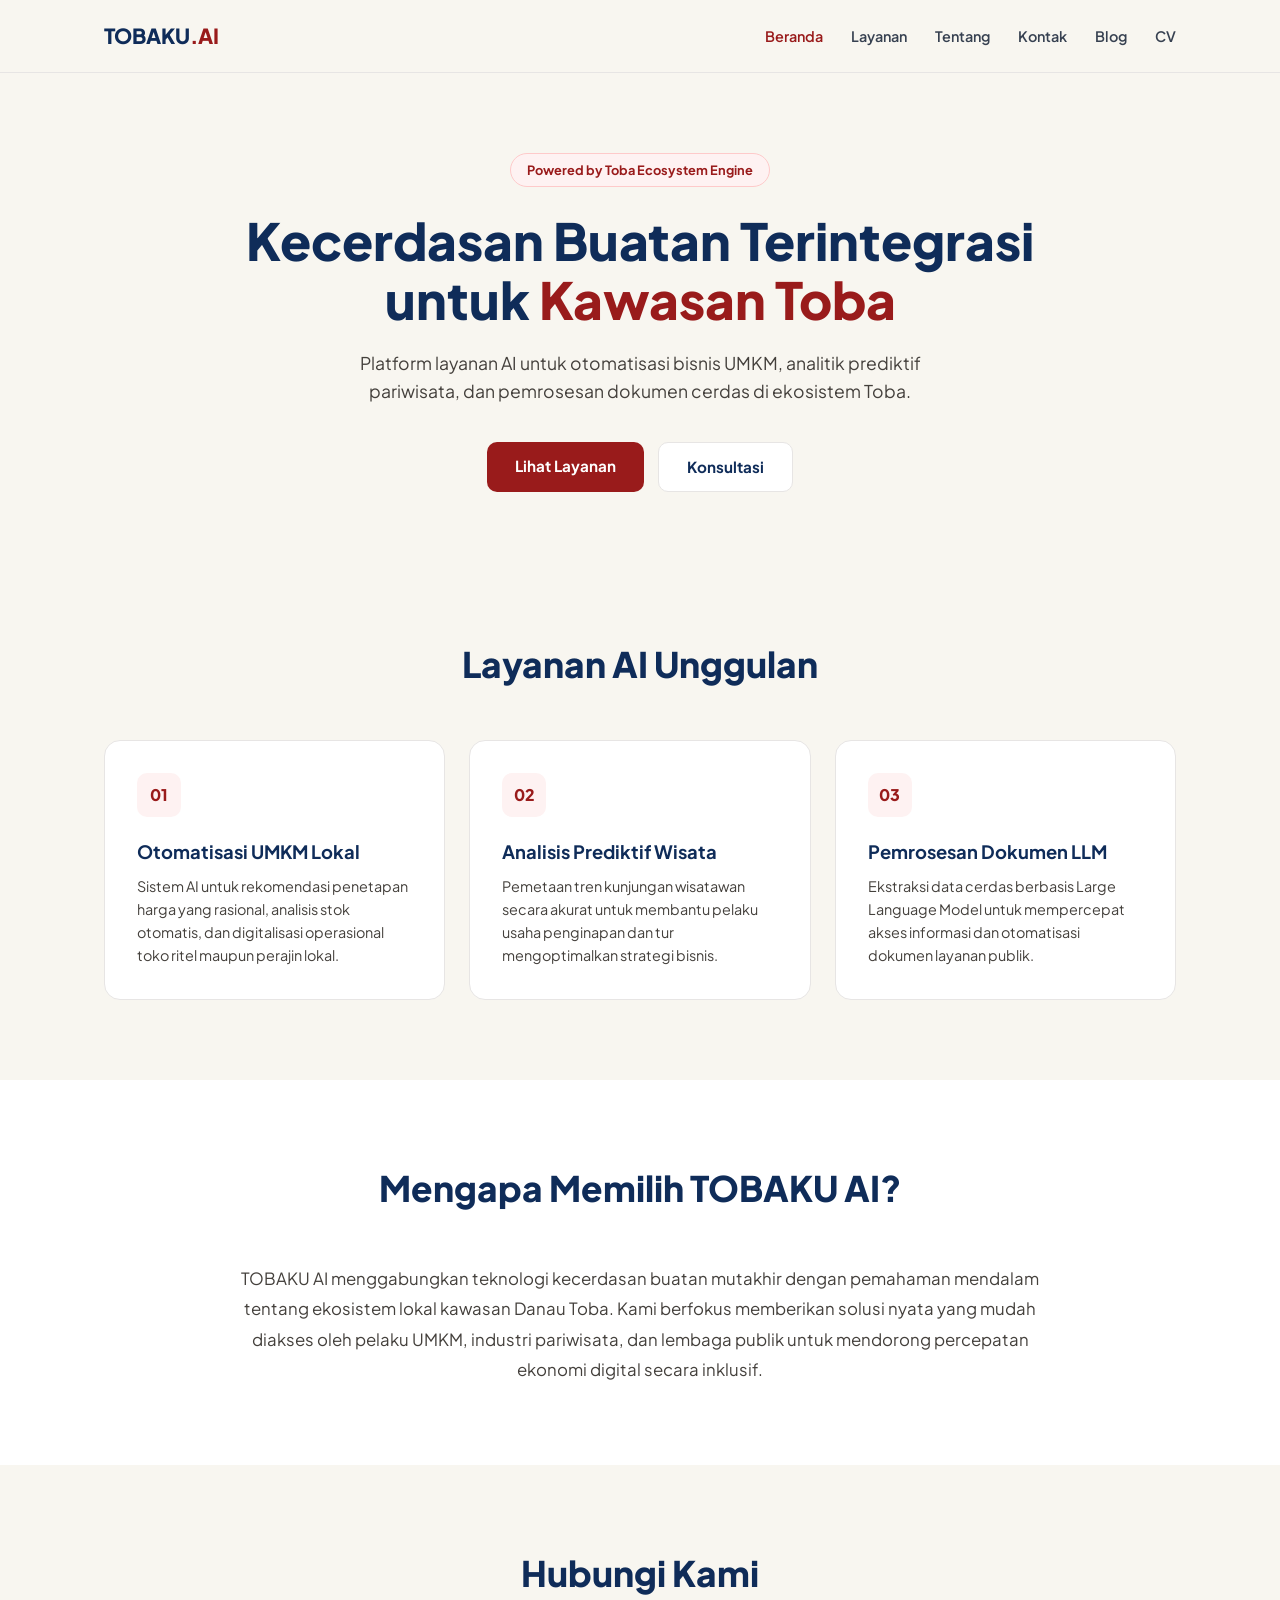
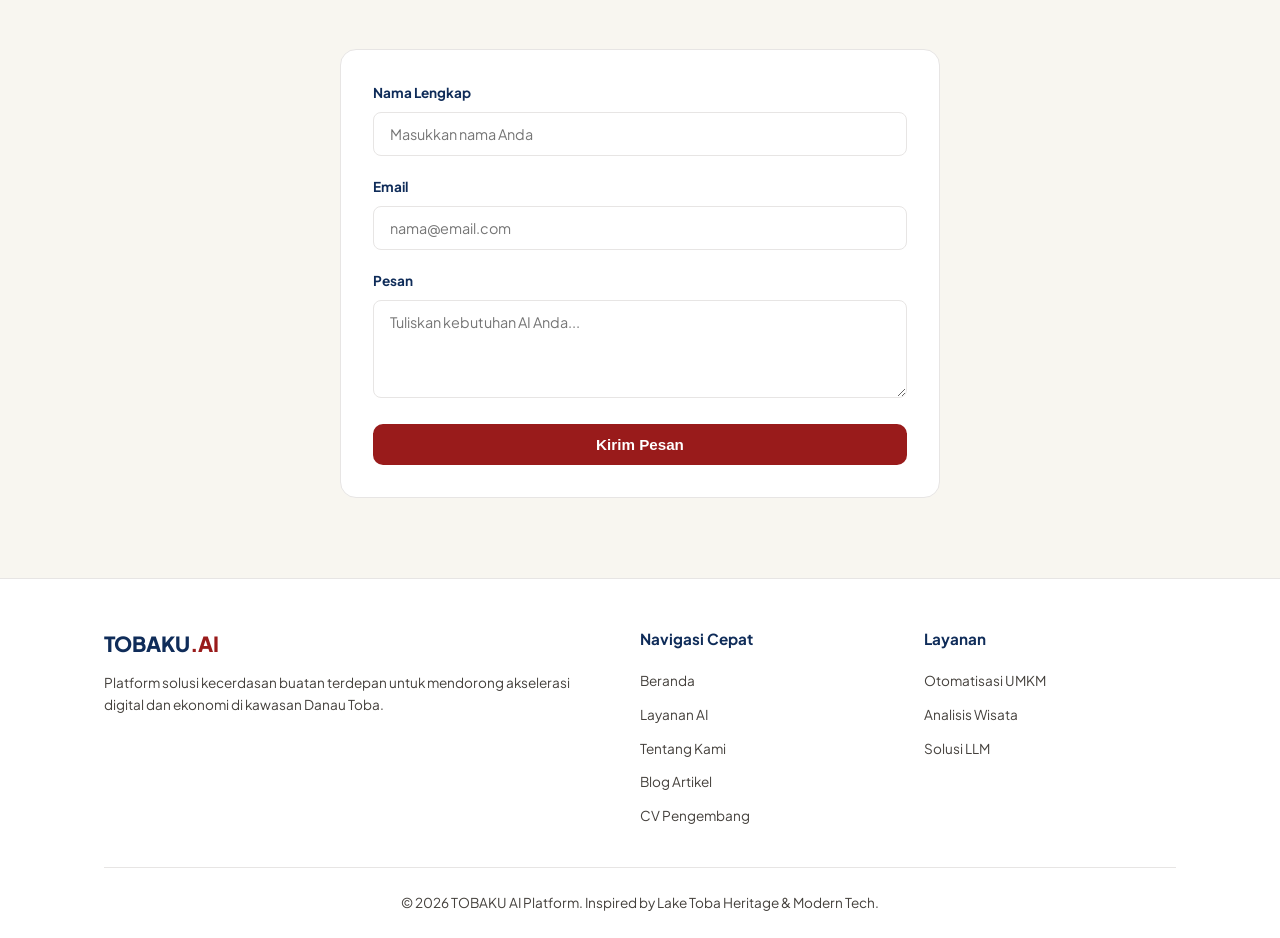
<file: index.html>
<!DOCTYPE html>
<html lang="id">
<head>
  <meta charset="UTF-8">
  <meta name="viewport" content="width=device-width, initial-scale=1.0">
  <title>TOBAKU AI | Layanan Kecerdasan Buatan Kawasan Toba</title>
  <link rel="stylesheet" href="assets/css/style.css">
</head>
<body>

  <!-- Navigasi Utama -->
  <header class="navbar">
    <div class="container">
      <div class="nav-container">
        <a href="index.html" class="logo">TOBAKU<span>.AI</span></a>
        
        <!-- Toggle Button untuk Mobile -->
        <button class="menu-toggle" id="menuToggle" aria-label="Toggle Menu">☰</button>

        <nav>
          <ul class="nav-links" id="navLinks">
            <li><a href="index.html" class="active">Beranda</a></li>
            <li><a href="#layanan">Layanan</a></li>
            <li><a href="#tentang">Tentang</a></li>
            <li><a href="#kontak">Kontak</a></li>
            <li><a href="blog.html">Blog</a></li>
            <li><a href="cv.html">CV</a></li>
          </ul>
        </nav>
      </div>
    </div>
  </header>

  <main>
    <!-- Section Hero -->
    <section class="hero">
      <div class="container">
        <span class="badge-saas">Powered by Toba Ecosystem Engine</span>
        <h1>Kecerdasan Buatan Terintegrasi untuk <span>Kawasan Toba</span></h1>
        <p>Platform layanan AI untuk otomatisasi bisnis UMKM, analitik prediktif pariwisata, dan pemrosesan dokumen cerdas di ekosistem Toba.</p>
        
        <div class="btn-group">
          <a href="#layanan" class="btn-primary">Lihat Layanan</a>
          <a href="#kontak" class="btn-secondary">Konsultasi</a>
        </div>
      </div>
    </section>

    <!-- Section Layanan -->
    <section class="section" id="layanan">
      <div class="container">
        <div class="section-title">
          <h2>Layanan AI Unggulan</h2>
        </div>

        <div class="grid-3">
          <article class="card">
            <div class="card-num">01</div>
            <h3>Otomatisasi UMKM Lokal</h3>
            <p>Sistem AI untuk rekomendasi penetapan harga yang rasional, analisis stok otomatis, dan digitalisasi operasional toko ritel maupun perajin lokal.</p>
          </article>

          <article class="card">
            <div class="card-num">02</div>
            <h3>Analisis Prediktif Wisata</h3>
            <p>Pemetaan tren kunjungan wisatawan secara akurat untuk membantu pelaku usaha penginapan dan tur mengoptimalkan strategi bisnis.</p>
          </article>

          <article class="card">
            <div class="card-num">03</div>
            <h3>Pemrosesan Dokumen LLM</h3>
            <p>Ekstraksi data cerdas berbasis Large Language Model untuk mempercepat akses informasi dan otomatisasi dokumen layanan publik.</p>
          </article>
        </div>
      </div>
    </section>

    <!-- Section Tentang -->
    <section class="section bg-white-surface" id="tentang">
      <div class="container">
        <div class="section-title">
          <h2>Mengapa Memilih TOBAKU AI?</h2>
        </div>
        <p class="about-text">
          TOBAKU AI menggabungkan teknologi kecerdasan buatan mutakhir dengan pemahaman mendalam tentang ekosistem lokal kawasan Danau Toba. Kami berfokus memberikan solusi nyata yang mudah diakses oleh pelaku UMKM, industri pariwisata, dan lembaga publik untuk mendorong percepatan ekonomi digital secara inklusif.
        </p>
      </div>
    </section>

    <!-- Section Kontak -->
    <section class="section" id="kontak">
      <div class="container">
        <div class="section-title">
          <h2>Hubungi Kami</h2>
        </div>

        <form class="contact-form" onsubmit="alert('Pesan berhasil dikirim!'); return false;">
          <div class="form-group">
            <label for="nama">Nama Lengkap</label>
            <input type="text" id="nama" class="form-control" placeholder="Masukkan nama Anda" required>
          </div>
          <div class="form-group">
            <label for="email">Email</label>
            <input type="email" id="email" class="form-control" placeholder="nama@email.com" required>
          </div>
          <div class="form-group">
            <label for="pesan">Pesan</label>
            <textarea id="pesan" class="form-control" rows="4" placeholder="Tuliskan kebutuhan AI Anda..." required></textarea>
          </div>
          <button type="submit" class="btn-primary btn-full">Kirim Pesan</button>
        </form>
      </div>
    </section>
  </main>

  <!-- Footer -->
  <footer>
    <div class="container">
      <div class="footer-grid">
        <div class="footer-brand">
          <a href="index.html" class="logo">TOBAKU<span>.AI</span></a>
          <p>Platform solusi kecerdasan buatan terdepan untuk mendorong akselerasi digital dan ekonomi di kawasan Danau Toba.</p>
        </div>
        <div class="footer-links">
          <h4>Navigasi Cepat</h4>
          <ul>
            <li><a href="index.html">Beranda</a></li>
            <li><a href="#layanan">Layanan AI</a></li>
            <li><a href="#tentang">Tentang Kami</a></li>
            <li><a href="blog.html">Blog Artikel</a></li>
            <li><a href="cv.html">CV Pengembang</a></li>
          </ul>
        </div>
        <div class="footer-links">
          <h4>Layanan</h4>
          <ul>
            <li><a href="#layanan">Otomatisasi UMKM</a></li>
            <li><a href="#layanan">Analisis Wisata</a></li>
            <li><a href="#layanan">Solusi LLM</a></li>
          </ul>
        </div>
      </div>
      <div class="footer-bottom">
        <p>&copy; 2026 TOBAKU AI Platform. Inspired by Lake Toba Heritage & Modern Tech.</p>
      </div>
    </div>
  </footer>

  <script>
    // Script Toggle Mobile Navigation
    const menuToggle = document.getElementById('menuToggle');
    const navLinks = document.getElementById('navLinks');

    menuToggle.addEventListener('click', () => {
      navLinks.classList.toggle('show');
    });
  </script>
</body>
</html>
</file>
<file: assets/css/style.css>
@import url('https://fonts.googleapis.com/css2?family=Plus+Jakarta+Sans:wght@400;500;600;700;800&display=swap');

:root {
  --bg-toba-warm: #f8f6f0;
  --surface-card: #ffffff;
  --toba-red: #991b1b;
  --toba-red-soft: #fef2f2;
  --toba-blue: #0f2c59;
  --text-dark: #1e1b18;
  --text-muted: #44403c;
  --border-color: #e7e5e4;
  --radius-pill: 999px;
  --radius-card: 16px;
}

* {
  margin: 0;
  padding: 0;
  box-sizing: border-box;
}

html {
  scroll-behavior: smooth;
}

body {
  font-family: 'Plus Jakarta Sans', sans-serif;
  background-color: var(--bg-toba-warm);
  color: var(--text-dark);
  line-height: 1.6;
}

.container {
  max-width: 1120px;
  margin: 0 auto;
  padding: 0 24px;
}

/* Navigasi Header */
.navbar {
  position: sticky;
  top: 0;
  background: rgba(248, 246, 240, 0.95);
  backdrop-filter: blur(12px);
  border-bottom: 1px solid var(--border-color);
  z-index: 100;
}

.nav-container {
  height: 72px;
  display: flex;
  justify-content: space-between;
  align-items: center;
  position: relative;
}

.logo {
  font-size: 1.3rem;
  font-weight: 800;
  color: var(--toba-blue);
  text-decoration: none;
}

.logo span {
  color: var(--toba-red);
}

.nav-links {
  display: flex;
  gap: 28px;
  list-style: none;
}

.nav-links a {
  text-decoration: none;
  color: #374151;
  font-weight: 600;
  font-size: 0.9rem;
  transition: color 0.2s;
}

.nav-links a:hover,
.nav-links a.active {
  color: var(--toba-red);
}

.menu-toggle {
  display: none;
  background: none;
  border: none;
  font-size: 1.5rem;
  cursor: pointer;
  color: var(--toba-blue);
}

/* Hero Section */
.hero {
  padding: 80px 0 64px;
  text-align: center;
}

.badge-saas {
  display: inline-flex;
  align-items: center;
  padding: 6px 16px;
  background: var(--toba-red-soft);
  border: 1px solid #fecaca;
  color: var(--toba-red);
  border-radius: var(--radius-pill);
  font-size: 0.8rem;
  font-weight: 700;
  margin-bottom: 24px;
}

.hero h1 {
  font-size: 3.2rem;
  font-weight: 800;
  line-height: 1.15;
  color: var(--toba-blue);
  max-width: 820px;
  margin: 0 auto 20px;
}

.hero h1 span {
  color: var(--toba-red);
}

.hero p {
  font-size: 1.1rem;
  color: var(--text-muted);
  max-width: 620px;
  margin: 0 auto 36px;
}

.btn-group {
  display: flex;
  gap: 14px;
  justify-content: center;
}

.btn-primary {
  padding: 12px 28px;
  background-color: var(--toba-red);
  color: #ffffff;
  text-decoration: none;
  font-weight: 700;
  border-radius: 10px;
  font-size: 0.95rem;
  transition: all 0.2s;
  border: none;
  cursor: pointer;
  display: inline-block;
  text-align: center;
}

.btn-primary:hover {
  background-color: #7f1d1d;
  transform: translateY(-2px);
}

.btn-full {
  width: 100%;
}

.btn-secondary {
  padding: 12px 28px;
  background-color: var(--surface-card);
  border: 1px solid var(--border-color);
  color: var(--toba-blue);
  text-decoration: none;
  font-weight: 700;
  border-radius: 10px;
  font-size: 0.95rem;
}

/* Sections & Utility Classes */
.section {
  padding: 80px 0;
}

.bg-white-surface {
  background-color: #ffffff;
}

.section-title {
  text-align: center;
  margin-bottom: 48px;
}

.section-title h2 {
  font-size: 2.2rem;
  font-weight: 800;
  color: var(--toba-blue);
}

.about-text {
  text-align: center;
  max-width: 800px;
  margin: 0 auto;
  color: var(--text-muted);
  font-size: 1.05rem;
  line-height: 1.8;
}

.grid-3 {
  display: grid;
  grid-template-columns: repeat(3, 1fr);
  gap: 24px;
}

.card {
  background: var(--surface-card);
  border: 1px solid var(--border-color);
  border-radius: var(--radius-card);
  padding: 32px;
  transition: all 0.2s;
}

.card:hover {
  border-color: var(--toba-red);
  transform: translateY(-4px);
}

.card-num {
  width: 44px;
  height: 44px;
  background: var(--toba-red-soft);
  color: var(--toba-red);
  border-radius: 10px;
  display: flex;
  align-items: center;
  justify-content: center;
  font-weight: 800;
  margin-bottom: 20px;
}

.card h3 {
  font-size: 1.15rem;
  font-weight: 700;
  color: var(--toba-blue);
  margin-bottom: 8px;
}

.card p {
  color: var(--text-muted);
  font-size: 0.9rem;
}

/* Form Kontak */
.contact-form {
  max-width: 600px;
  margin: 0 auto;
  background: #ffffff;
  padding: 32px;
  border-radius: var(--radius-card);
  border: 1px solid var(--border-color);
}

.form-group {
  margin-bottom: 20px;
  text-align: left;
}

.form-group label {
  display: block;
  font-size: 0.85rem;
  font-weight: 700;
  margin-bottom: 8px;
  color: var(--toba-blue);
}

.form-control {
  width: 100%;
  padding: 12px 16px;
  border: 1px solid var(--border-color);
  border-radius: 8px;
  font-family: inherit;
  font-size: 0.9rem;
}

/* Footer Classes */
footer {
  border-top: 1px solid var(--border-color);
  padding: 48px 0 24px;
  background: var(--surface-card);
}

.footer-grid {
  display: grid;
  grid-template-columns: 2fr 1fr 1fr;
  gap: 32px;
  margin-bottom: 32px;
}

.footer-brand p {
  color: var(--text-muted);
  font-size: 0.85rem;
  margin-top: 12px;
}

.footer-links h4 {
  font-size: 0.95rem;
  color: var(--toba-blue);
  margin-bottom: 16px;
}

.footer-links ul {
  list-style: none;
}

.footer-links li {
  margin-bottom: 8px;
}

.footer-links a {
  text-decoration: none;
  color: var(--text-muted);
  font-size: 0.85rem;
  transition: color 0.2s;
}

.footer-links a:hover {
  color: var(--toba-red);
}

.footer-bottom {
  border-top: 1px solid var(--border-color);
  padding-top: 24px;
  text-align: center;
  font-size: 0.85rem;
  color: var(--text-muted);
}

/* Media Query Mobile Navigation */
@media (max-width: 768px) {
  .menu-toggle {
    display: block;
  }

  .nav-links {
    display: none;
    flex-direction: column;
    position: absolute;
    top: 72px;
    left: -24px;
    right: -24px;
    background: #ffffff;
    padding: 20px 24px;
    border-bottom: 1px solid var(--border-color);
    box-shadow: 0 10px 15px -3px rgba(0,0,0,0.1);
    gap: 16px;
  }

  .nav-links.show {
    display: flex;
  }

  .hero h1 {
    font-size: 2.2rem;
  }

  .grid-3 {
    grid-template-columns: 1fr;
  }

  .footer-grid {
    grid-template-columns: 1fr;
  }
}
</file>
